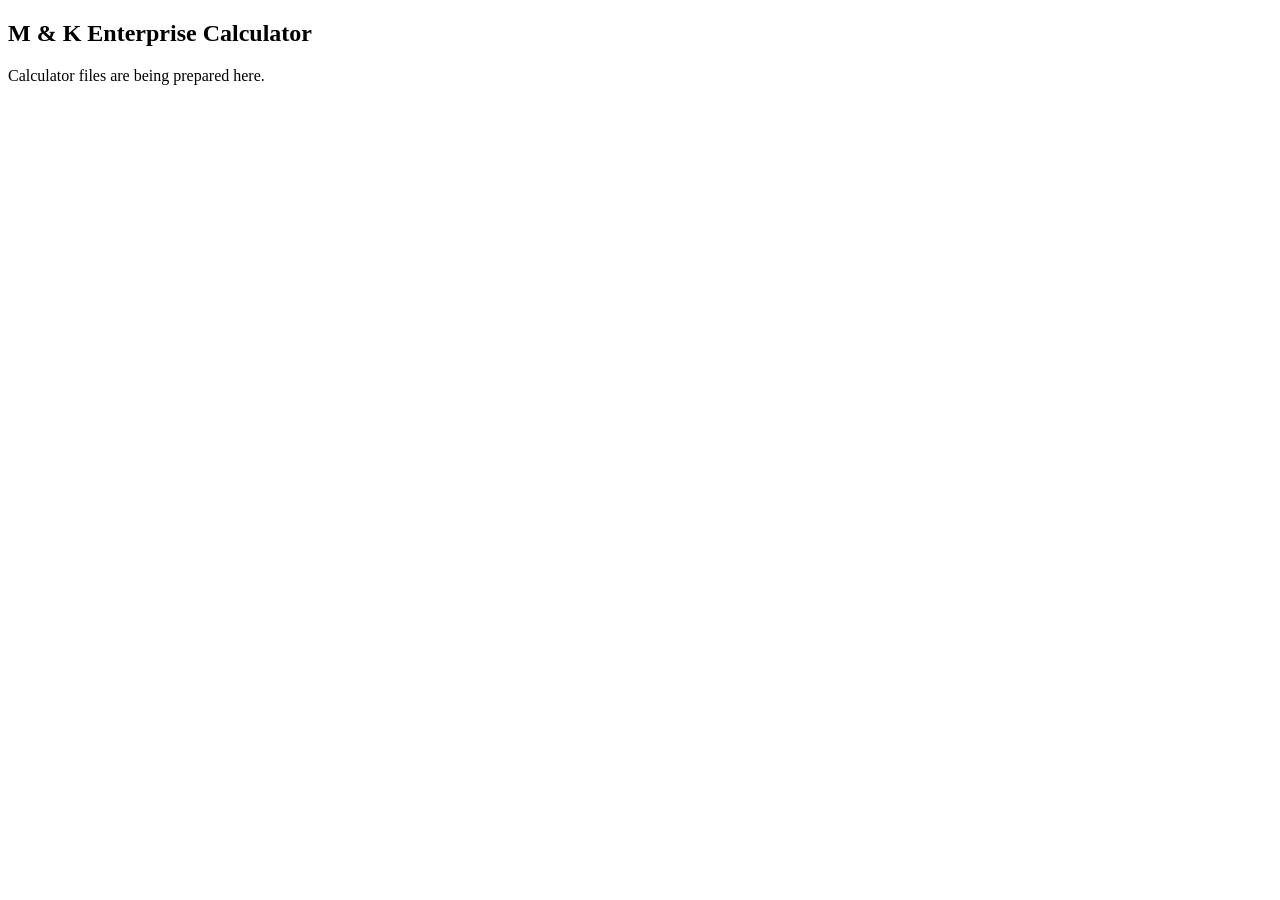
<file: mk-enterprise-calculator/index.html>
<!doctype html>
<html><head><meta charset="utf-8"><meta name="viewport" content="width=device-width,initial-scale=1"><title>M & K Enterprise Calculator</title></head><body><h2>M & K Enterprise Calculator</h2><p>Calculator files are being prepared here.</p></body></html>
</file>
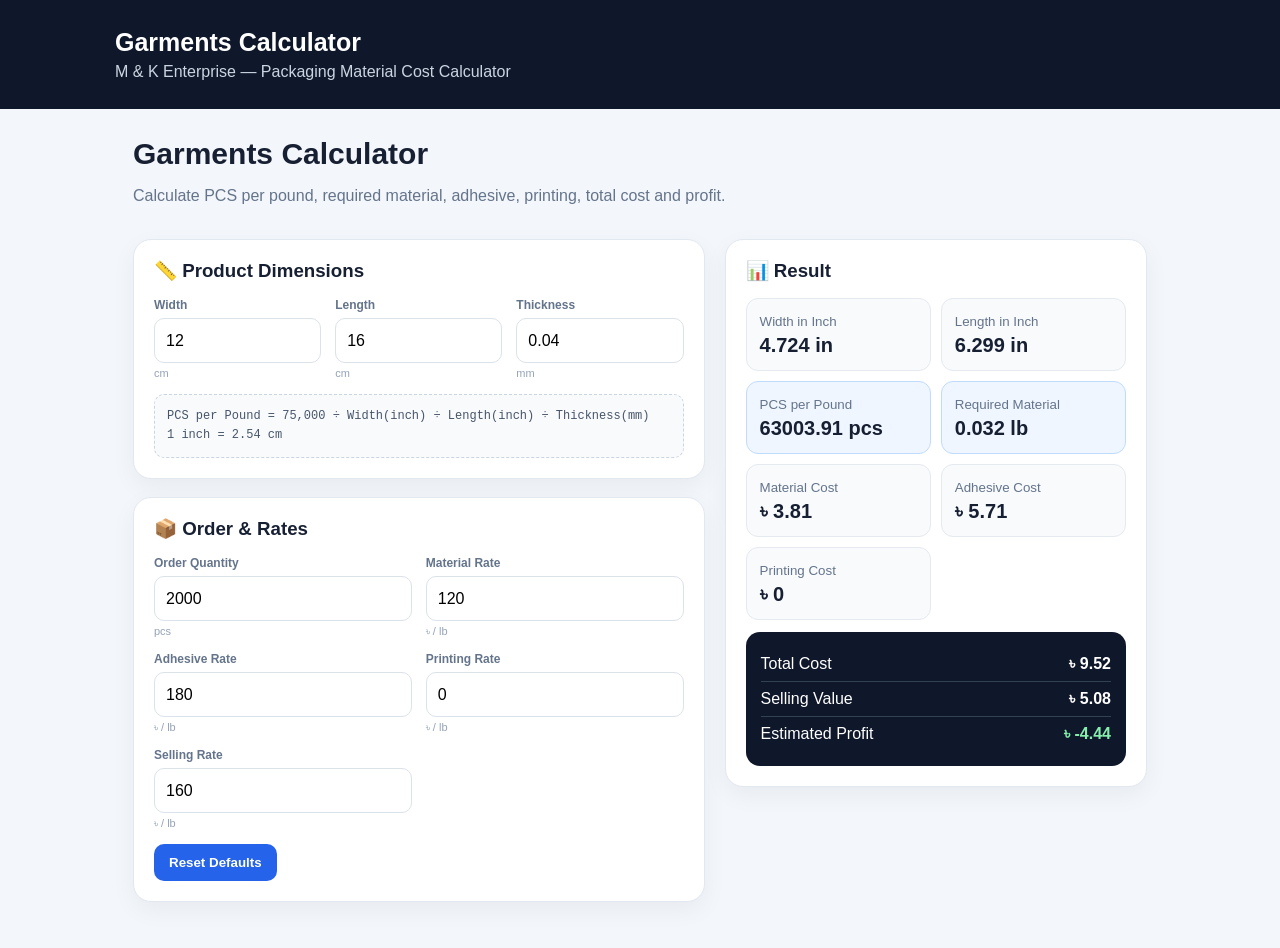
<file: garments-calculator.html>
<!doctype html><html><head><meta http-equiv="refresh" content="0; url=garments-calculator/calculator.html"><meta name="viewport" content="width=device-width,initial-scale=1"><title>Garments Calculator</title></head><body><p>Opening Garments Calculator...</p><script>location.replace('garments-calculator/calculator.html');</script></body></html>
</file>
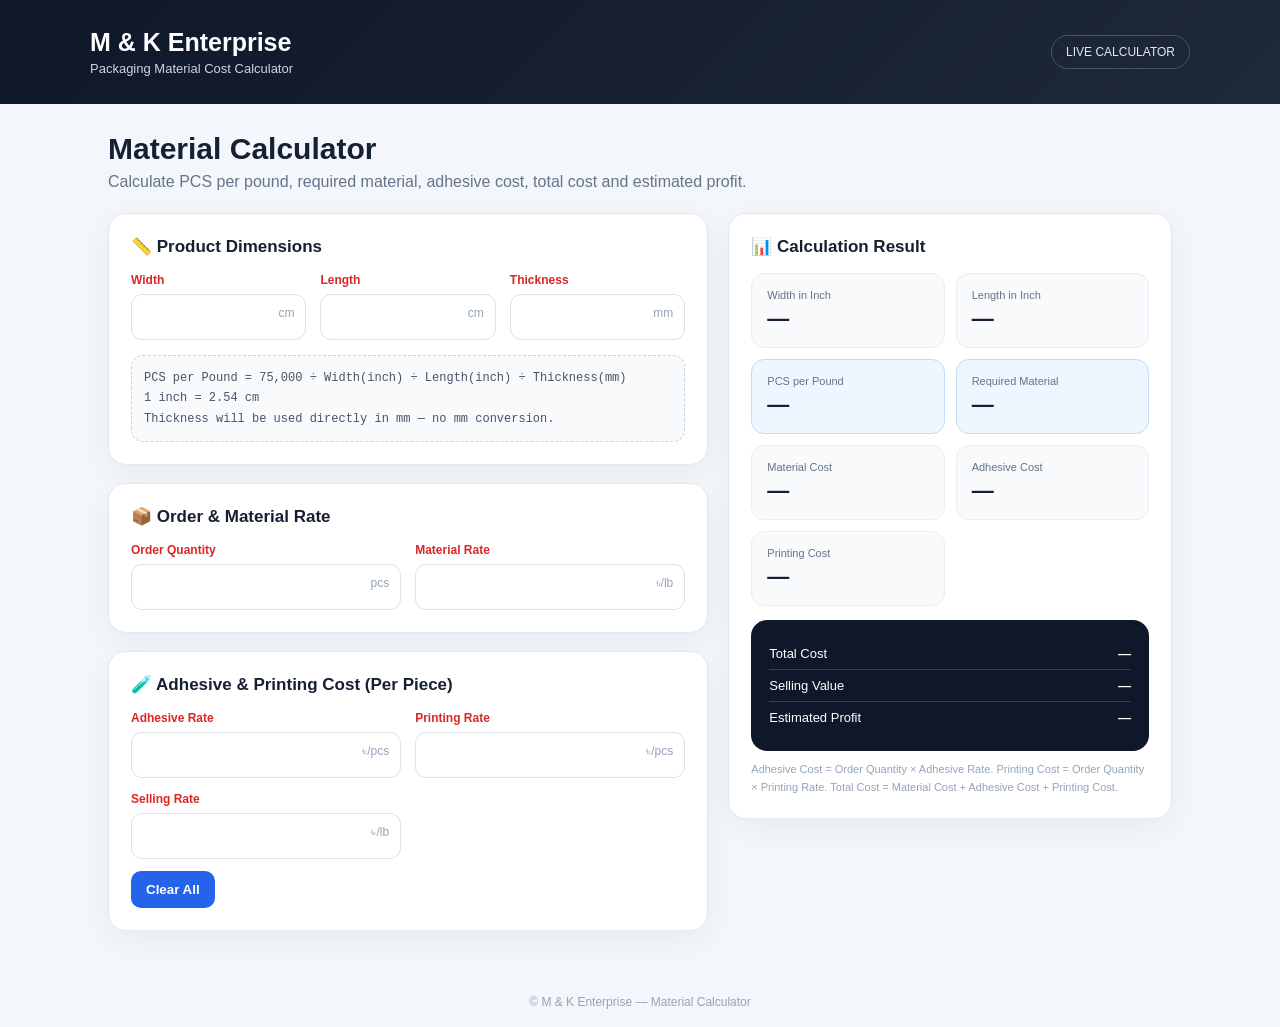
<file: mk-enterprise-material-calculator.html>
<!DOCTYPE html>
<html lang="en">
<head>
<meta charset="UTF-8">
<meta name="viewport" content="width=device-width, initial-scale=1.0">
<title>M & K Enterprise — Material Calculator</title>
<style>
*{box-sizing:border-box;margin:0;padding:0}
body{font-family:Inter,Arial,sans-serif;background:#f3f6fa;color:#172033;min-height:100vh}
.header{background:linear-gradient(135deg,#0f172a,#1e293b);color:#fff;padding:28px 20px}
.header-inner{max-width:1100px;margin:auto;display:flex;justify-content:space-between;align-items:center;gap:20px}
.logo h1{font-size:25px}.logo p{color:#cbd5e1;font-size:13px;margin-top:4px}
.badge{border:1px solid #475569;padding:9px 14px;border-radius:999px;font-size:12px;color:#e2e8f0}
.container{max-width:1100px;margin:28px auto;padding:0 18px}
.hero{margin-bottom:22px}.hero h2{font-size:30px}.hero p{color:#64748b;margin-top:7px}
.layout{display:grid;grid-template-columns:1.15fr .85fr;gap:20px}
.card{background:#fff;border:1px solid #e2e8f0;border-radius:18px;padding:22px;box-shadow:0 8px 30px rgba(15,23,42,.05);margin-bottom:18px}
.card h3{font-size:17px;margin-bottom:16px}
.grid{display:grid;grid-template-columns:repeat(2,1fr);gap:14px}
.grid3{grid-template-columns:repeat(3,1fr)}
label{display:block;font-size:12px;font-weight:800;color:#dc2626;margin-bottom:7px}
.input-wrap{position:relative}.input-wrap span{position:absolute;right:12px;top:12px;color:#94a3b8;font-size:12px}
input{width:100%;height:46px;border:1px solid #dbe2ea;border-radius:11px;padding:0 48px 0 12px;font-size:15px;outline:none;background:#fff}
input:focus{border-color:#2563eb;box-shadow:0 0 0 3px #dbeafe}
.formula{background:#f8fafc;border:1px dashed #cbd5e1;border-radius:12px;padding:12px;font:12px monospace;color:#475569;margin-top:15px;line-height:1.7}
.result{background:#f8fafc;border-radius:13px;padding:15px;border:1px solid #e8edf3}
.result .label{font-size:11px;color:#64748b}.result .value{font-size:22px;font-weight:800;margin-top:5px}
.results{display:grid;grid-template-columns:repeat(2,1fr);gap:11px}
.primary{background:#eff6ff;border-color:#bfdbfe}.profit{background:#ecfdf5;border-color:#bbf7d0}.loss{background:#fef2f2;border-color:#fecaca}
.summary{background:#0f172a;color:#fff;border-radius:16px;padding:18px;margin-top:14px}
.summary-row{display:flex;justify-content:space-between;gap:15px;padding:8px 0;border-bottom:1px solid #334155;font-size:13px}.summary-row:last-child{border:0}
.small{font-size:11px;color:#94a3b8;line-height:1.6;margin-top:10px}
.btn{border:0;background:#2563eb;color:#fff;border-radius:10px;padding:11px 15px;font-weight:700;cursor:pointer;margin-top:12px}.btn.secondary{background:#e2e8f0;color:#172033;margin-left:7px}
footer{text-align:center;color:#94a3b8;font-size:12px;padding:18px}
@media(max-width:820px){.layout{grid-template-columns:1fr}.grid3{grid-template-columns:1fr}.header-inner{align-items:flex-start;flex-direction:column}}
@media(max-width:520px){.grid,.results{grid-template-columns:1fr}.hero h2{font-size:25px}.card{padding:17px}}
</style>
</head>
<body>
<header class="header">
<div class="header-inner">
<div class="logo"><h1>M & K Enterprise</h1><p>Packaging Material Cost Calculator</p></div>
<div class="badge">LIVE CALCULATOR</div>
</div>
</header>

<main class="container">
<section class="hero">
<h2>Material Calculator</h2>
<p>Calculate PCS per pound, required material, adhesive cost, total cost and estimated profit.</p>
</section>

<div class="layout">
<section>
<div class="card">
<h3>📏 Product Dimensions</h3>
<div class="grid grid3">
<div><label>Width</label><div class="input-wrap"><input id="width" type="number" value="" min="0" step="any"><span>cm</span></div></div>
<div><label>Length</label><div class="input-wrap"><input id="length" type="number" value="" min="0" step="any"><span>cm</span></div></div>
<div><label>Thickness</label><div class="input-wrap"><input id="thickness" type="number" value="" min="0" step="any"><span>mm</span></div></div>
</div>
<div class="formula">PCS per Pound = 75,000 ÷ Width(inch) ÷ Length(inch) ÷ Thickness(mm)<br>1 inch = 2.54 cm<br>Thickness will be used directly in mm — no mm conversion.</div>
</div>

<div class="card">
<h3>📦 Order & Material Rate</h3>
<div class="grid">
<div><label>Order Quantity</label><div class="input-wrap"><input id="qty" type="number" value="" min="0"><span>pcs</span></div></div>
<div><label>Material Rate</label><div class="input-wrap"><input id="materialRate" type="number" value="" min="0" step="any"><span>৳/lb</span></div></div>
</div>
</div>

<div class="card">
<h3>🧪 Adhesive & Printing Cost (Per Piece)</h3>
<div class="grid">
<div><label>Adhesive Rate</label><div class="input-wrap"><input id="adhRate" type="number" value="" min="0" step="any"><span>৳/pcs</span></div></div>
<div><label>Printing Rate</label><div class="input-wrap"><input id="printRate" type="number" value="" min="0" step="any"><span>৳/pcs</span></div></div>
<div><label>Selling Rate</label><div class="input-wrap"><input id="sellRate" type="number" value="" min="0" step="any"><span>৳/lb</span></div></div>
</div>
<button class="btn" id="reset">Clear All</button>
</div>
</section>

<aside>
<div class="card">
<h3>📊 Calculation Result</h3>
<div class="results">
<div class="result"><div class="label">Width in Inch</div><div class="value" id="widthIn">—</div></div>
<div class="result"><div class="label">Length in Inch</div><div class="value" id="lengthIn">—</div></div>
<div class="result primary"><div class="label">PCS per Pound</div><div class="value" id="pcsLb">—</div></div>
<div class="result primary"><div class="label">Required Material</div><div class="value" id="requiredLb">—</div></div>
<div class="result"><div class="label">Material Cost</div><div class="value" id="materialCost">—</div></div>
<div class="result"><div class="label">Adhesive Cost</div><div class="value" id="adhCost">—</div></div>
<div class="result"><div class="label">Printing Cost</div><div class="value" id="printCost">—</div></div>
</div>

<div class="summary">
<div class="summary-row"><span>Total Cost</span><strong id="totalCost">—</strong></div>
<div class="summary-row"><span>Selling Value</span><strong id="sellingValue">—</strong></div>
<div class="summary-row"><span>Estimated Profit</span><strong id="profit">—</strong></div>
</div>
<p class="small">Adhesive Cost = Order Quantity × Adhesive Rate. Printing Cost = Order Quantity × Printing Rate. Total Cost = Material Cost + Adhesive Cost + Printing Cost.</p>
</div>
</aside>
</div>
</main>
<footer>© M & K Enterprise — Material Calculator</footer>

<script>
const $=id=>document.getElementById(id);
const ids=['width','length','thickness','qty','materialRate','adhRate','printRate','sellRate'];
function n(id){return Math.max(0,parseFloat($(id).value)||0)}
function money(v){return '৳ '+v.toLocaleString('en-BD',{maximumFractionDigits:2})}
function calc(){
 const w=n('width'),l=n('length'),t=n('thickness'),q=n('qty'),mr=n('materialRate'),ar=n('adhRate'),pr=n('printRate'),sr=n('sellRate');
 const wi=w/2.54,li=l/2.54;
 $('widthIn').textContent=wi?wi.toFixed(3)+' in':'—';
 $('lengthIn').textContent=li?li.toFixed(3)+' in':'—';
 if(!wi||!li||!t){['pcsLb','requiredLb','materialCost','adhCost','printCost','totalCost','sellingValue','profit'].forEach(id=>$(id).textContent='—');return}
 const pp=75000/wi/li/t;
 const lb=q/pp;
 const mc=lb*mr;
 const ac=q*ar;
 const pc=q*pr;
 const total=mc+ac+pc;
 const sales=lb*sr;
 const profit=sales-total;
 $('pcsLb').textContent=pp.toFixed(2)+' pcs';
 $('requiredLb').textContent=lb.toFixed(3)+' lb';
 $('materialCost').textContent=money(mc);
 $('adhCost').textContent=money(ac);
 $('printCost').textContent=money(pc);
 $('totalCost').textContent=money(total);
 $('sellingValue').textContent=money(sales);
 $('profit').textContent=money(profit);
 $('profit').parentElement.style.color=profit>=0?'#86efac':'#fca5a5';
}
ids.forEach(id=>$(id).addEventListener('input',calc));
$('reset').addEventListener('click',()=>{ids.forEach(id=>$(id).value='');calc()});
calc();
</script>
</body>
</html>
</file>
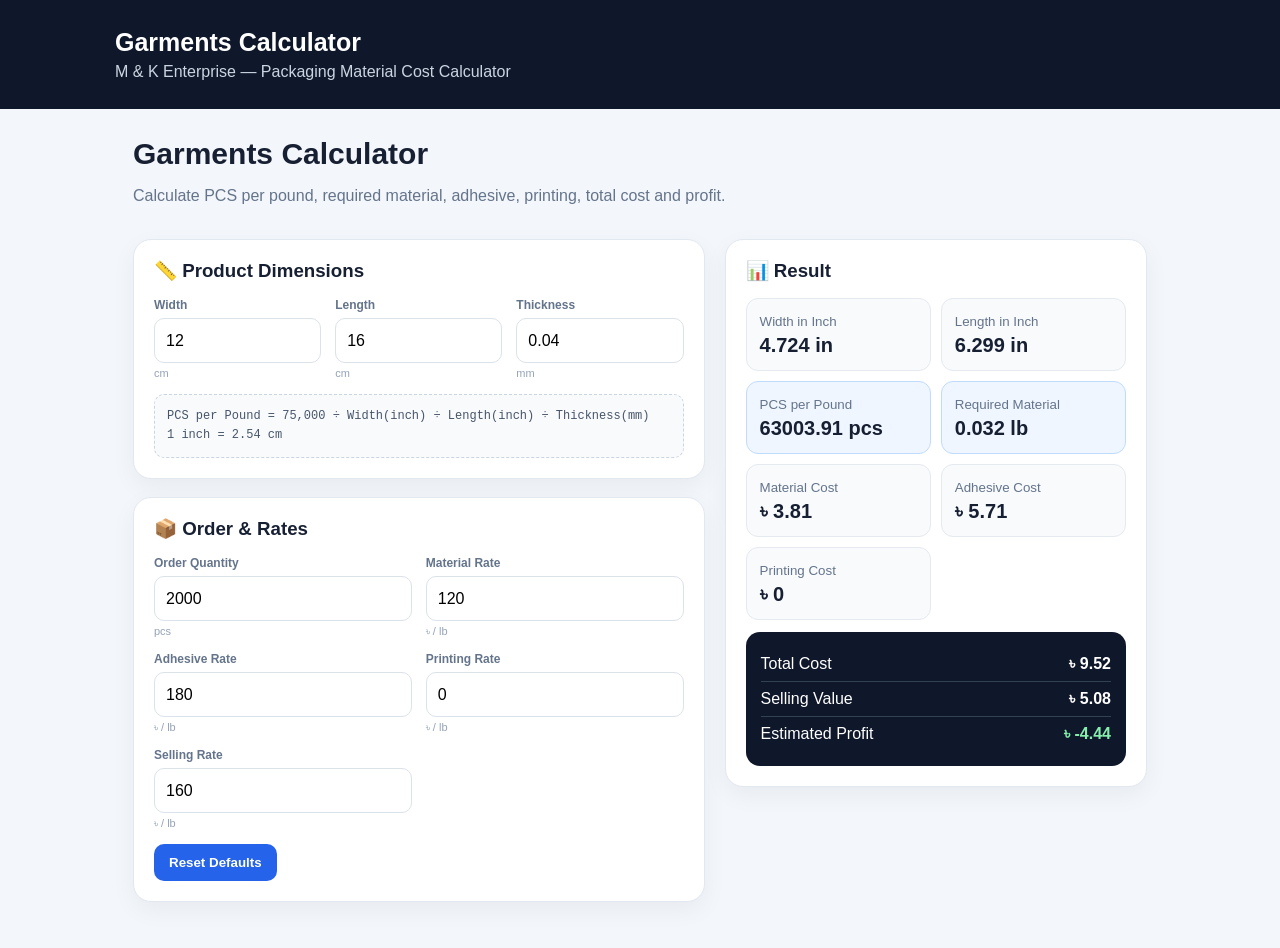
<file: garments-calculator/calculator.html>
<!doctype html><html lang="en"><head><meta charset="utf-8"><meta name="viewport" content="width=device-width,initial-scale=1"><title>Garments Calculator</title><style>*{box-sizing:border-box}body{margin:0;font-family:Arial,sans-serif;background:#f3f6fa;color:#172033}.top{background:#0f172a;color:white;padding:28px 20px}.wrap{max-width:1050px;margin:auto}.top h1{margin:0;font-size:25px}.top p{margin:6px 0 0;color:#cbd5e1}.main{padding:28px 18px}.hero h2{margin:0;font-size:30px}.hero p{color:#64748b}.layout{display:grid;grid-template-columns:1.15fr .85fr;gap:20px}.card{background:#fff;border:1px solid #e2e8f0;border-radius:18px;padding:20px;margin:18px 0;box-shadow:0 8px 25px #0f172a0d}h3{margin:0 0 16px}.grid{display:grid;grid-template-columns:repeat(2,1fr);gap:14px}.g3{grid-template-columns:repeat(3,1fr)}label{display:block;font-size:12px;font-weight:bold;color:#64748b;margin-bottom:6px}input{width:100%;height:45px;border:1px solid #dbe2ea;border-radius:10px;padding:0 11px;font-size:16px;outline:0}.unit{font-size:11px;color:#94a3b8;margin-top:4px}.formula{margin-top:15px;padding:12px;border:1px dashed #cbd5e1;border-radius:10px;background:#f8fafc;font:12px monospace;line-height:1.6;color:#475569}.results{display:grid;grid-template-columns:repeat(2,1fr);gap:10px}.res{background:#f8fafc;border:1px solid #e5eaf0;border-radius:12px;padding:13px}.res small{color:#64748b}.res strong{display:block;font-size:20px;margin-top:4px}.blue{background:#eff6ff;border-color:#bfdbfe}.summary{margin-top:12px;background:#0f172a;color:white;border-radius:14px;padding:15px}.row{display:flex;justify-content:space-between;padding:8px 0;border-bottom:1px solid #334155}.row:last-child{border:0}.profit{color:#86efac}.btn{margin-top:14px;border:0;background:#2563eb;color:#fff;border-radius:10px;padding:11px 15px;font-weight:bold;cursor:pointer}@media(max-width:800px){.layout{grid-template-columns:1fr}.g3{grid-template-columns:1fr}}@media(max-width:520px){.grid,.results{grid-template-columns:1fr}}</style></head><body><header class="top"><div class="wrap"><h1>Garments Calculator</h1><p>M & K Enterprise — Packaging Material Cost Calculator</p></div></header><main class="wrap main"><div class="hero"><h2>Garments Calculator</h2><p>Calculate PCS per pound, required material, adhesive, printing, total cost and profit.</p></div><div class="layout"><section><div class="card"><h3>📏 Product Dimensions</h3><div class="grid g3"><div><label>Width</label><input id="w" type="number" value="12" min="0" step="any"><div class="unit">cm</div></div><div><label>Length</label><input id="l" type="number" value="16" min="0" step="any"><div class="unit">cm</div></div><div><label>Thickness</label><input id="t" type="number" value="0.04" min="0" step="any"><div class="unit">mm</div></div></div><div class="formula">PCS per Pound = 75,000 ÷ Width(inch) ÷ Length(inch) ÷ Thickness(mm)<br>1 inch = 2.54 cm</div></div><div class="card"><h3>📦 Order & Rates</h3><div class="grid"><div><label>Order Quantity</label><input id="q" type="number" value="2000" min="0"><div class="unit">pcs</div></div><div><label>Material Rate</label><input id="mr" type="number" value="120" min="0" step="any"><div class="unit">৳ / lb</div></div><div><label>Adhesive Rate</label><input id="ar" type="number" value="180" min="0" step="any"><div class="unit">৳ / lb</div></div><div><label>Printing Rate</label><input id="pr" type="number" value="0" min="0" step="any"><div class="unit">৳ / lb</div></div><div><label>Selling Rate</label><input id="sr" type="number" value="160" min="0" step="any"><div class="unit">৳ / lb</div></div></div><button class="btn" id="reset">Reset Defaults</button></div></section><aside><div class="card"><h3>📊 Result</h3><div class="results"><div class="res"><small>Width in Inch</small><strong id="wi">—</strong></div><div class="res"><small>Length in Inch</small><strong id="li">—</strong></div><div class="res blue"><small>PCS per Pound</small><strong id="pp">—</strong></div><div class="res blue"><small>Required Material</small><strong id="lb">—</strong></div><div class="res"><small>Material Cost</small><strong id="mc">—</strong></div><div class="res"><small>Adhesive Cost</small><strong id="ac">—</strong></div><div class="res"><small>Printing Cost</small><strong id="pc">—</strong></div></div><div class="summary"><div class="row"><span>Total Cost</span><strong id="tc">—</strong></div><div class="row"><span>Selling Value</span><strong id="sv">—</strong></div><div class="row"><span>Estimated Profit</span><strong class="profit" id="pf">—</strong></div></div></div></aside></div></main><script>const $=x=>document.getElementById(x),ids=['w','l','t','q','mr','ar','pr','sr'];const n=x=>Math.max(0,parseFloat($(x).value)||0);const money=x=>'৳ '+x.toLocaleString('en-BD',{maximumFractionDigits:2});function calc(){let w=n('w'),l=n('l'),t=n('t'),q=n('q'),mr=n('mr'),ar=n('ar'),pr=n('pr'),sr=n('sr'),wi=w/2.54,li=l/2.54;$('wi').textContent=wi?wi.toFixed(3)+' in':'—';$('li').textContent=li?li.toFixed(3)+' in':'—';if(!wi||!li||!t){['pp','lb','mc','ac','pc','tc','sv','pf'].forEach(x=>$(x).textContent='—');return}let pp=75000/wi/li/t,lb=q/pp,mc=lb*mr,ac=lb*ar,pc=lb*pr,tc=mc+ac+pc,sv=lb*sr,pf=sv-tc;$('pp').textContent=pp.toFixed(2)+' pcs';$('lb').textContent=lb.toFixed(3)+' lb';$('mc').textContent=money(mc);$('ac').textContent=money(ac);$('pc').textContent=money(pc);$('tc').textContent=money(tc);$('sv').textContent=money(sv);$('pf').textContent=money(pf)}ids.forEach(x=>$(x).addEventListener('input',calc));$('reset').onclick=()=>{[['w',12],['l',16],['t',.04],['q',2000],['mr',120],['ar',180],['pr',0],['sr',160]].forEach(([i,v])=>$(i).value=v);calc()};calc();</script></body></html>
</file>
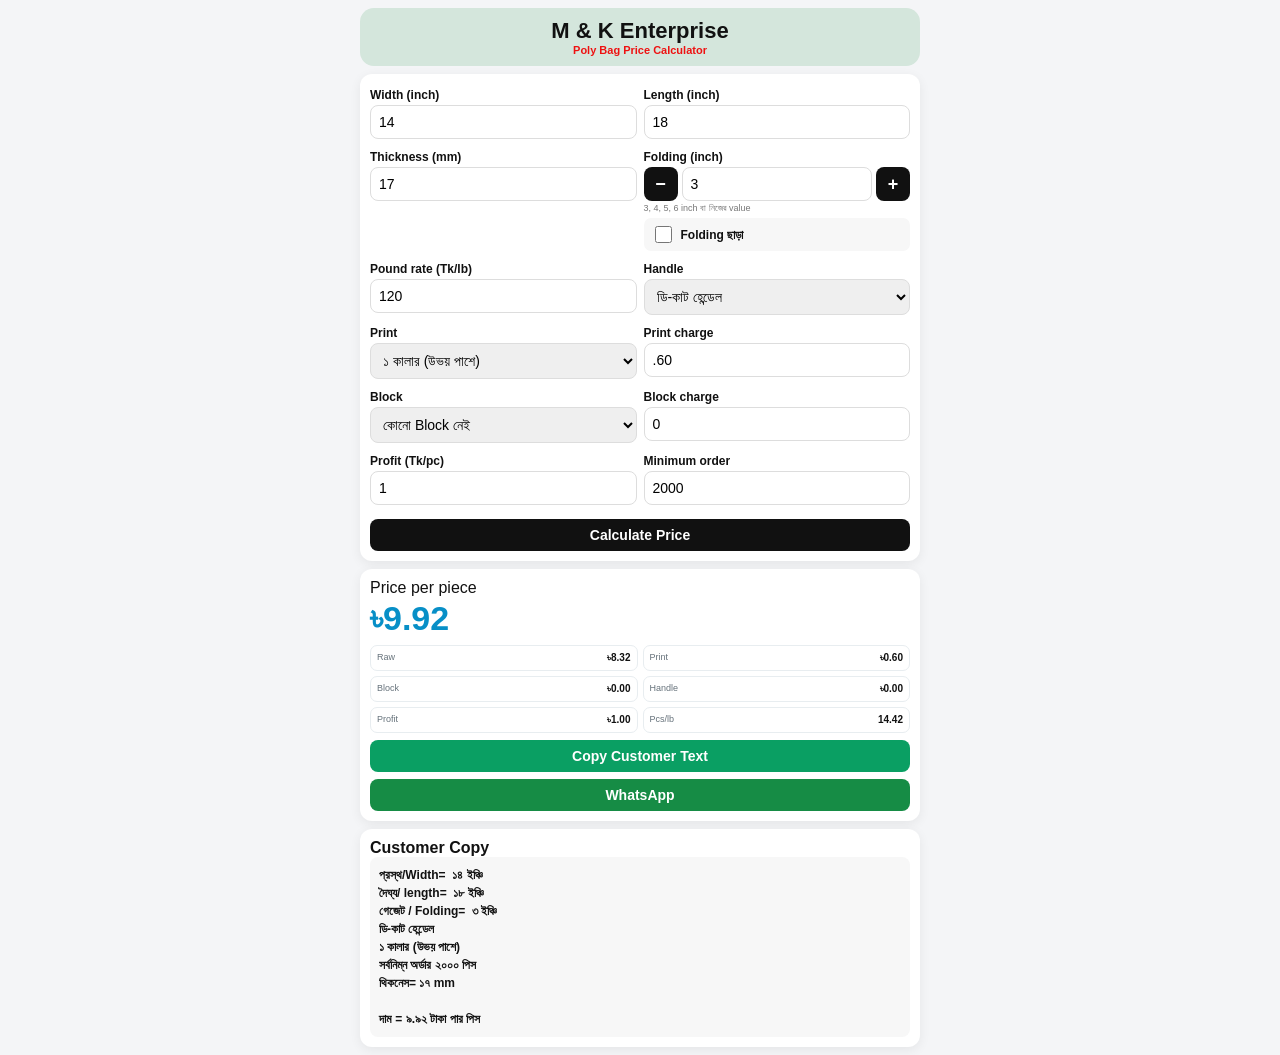
<file: mk-enterprise-calculator/calculator-compact.html>
<!doctype html><html lang="bn"><head><meta charset="utf-8"><meta name="viewport" content="width=device-width,initial-scale=1"><title>M & K Enterprise Calculator</title><style>body{margin:0;font-family:Arial,sans-serif;background:#f4f5f7;color:#111}.app{max-width:560px;margin:auto;padding:8px}.head{background:#d4e6dc;border-radius:14px;padding:10px;text-align:center}.logo{font-size:22px;font-weight:800}.sub{color:#e11;font-size:11px;font-weight:800}.card{background:#fff;border-radius:12px;padding:10px;margin-top:8px;box-shadow:0 3px 12px #0001}.grid{display:grid;grid-template-columns:1fr 1fr;gap:7px}.full{grid-column:1/-1}label{display:block;font-weight:700;font-size:12px;margin:4px 0 3px}input,select,button{width:100%;box-sizing:border-box;padding:8px;border:1px solid #ddd;border-radius:8px;font-size:14px}button{border:0;background:#111;color:#fff;font-weight:700;margin-top:7px}.foldrow{display:grid;grid-template-columns:34px 1fr 34px;gap:4px}.foldbtn{margin:0;padding:6px;font-size:18px}.checkrow{display:flex;align-items:center;gap:6px;margin-top:4px;padding:5px 7px;background:#f7f7f7;border-radius:7px;font-size:12px;font-weight:700}.checkrow input{width:17px;height:17px}.hint{font-size:9px;color:#777;margin-top:2px}.result{font-size:34px;font-weight:900;color:#078fc7;margin:2px 0 6px}.breakdown{display:grid;grid-template-columns:1fr 1fr;gap:5px}.cost{background:#fff;border:1px solid #e8edf0;border-radius:7px;padding:6px;display:flex;justify-content:space-between}.name{font-size:9px;color:#66727b}.val{font-size:10px;font-weight:800}.green{background:#0a9f63}.wa{background:#168c45}.copy{white-space:pre-wrap;background:#f7f7f7;border-radius:8px;padding:9px;line-height:1.5;font-size:12px;font-weight:700}.toast{position:fixed;left:50%;bottom:20px;transform:translateX(-50%);background:#087f5b;color:#fff;padding:9px 14px;border-radius:9px;font-size:12px;font-weight:700;opacity:0;transition:.2s}.toast.show{opacity:1}</style></head><body><div class="app"><div class="head"><div class="logo">M & K Enterprise</div><div class="sub">Poly Bag Price Calculator</div></div><div class="card"><div class="grid"><div><label>Width (inch)</label><input id="w" type="number" value="14" step=".01" min="0"></div><div><label>Length (inch)</label><input id="l" type="number" value="18" step=".01" min="0"></div><div><label>Thickness (mm)</label><input id="t" type="number" value="17" step=".01" min="0"></div><div><label>Folding (inch)</label><div class="foldrow"><button class="foldbtn" id="minus">−</button><input id="fold" type="number" value="3" step="1" min="0" max="6"><button class="foldbtn" id="plus">+</button></div><div class="hint">3, 4, 5, 6 inch বা নিজের value</div><div class="checkrow"><input id="noFold" type="checkbox"><span>Folding ছাড়া</span></div></div><div><label>Pound rate (Tk/lb)</label><input id="pound" type="number" value="120" step=".01" min="0"></div><div><label>Handle</label><select id="handle"><option value="d">ডি-কাট হেন্ডেল</option><option value="t">তোরা হেন্ডেল</option></select></div><div id="hb" style="display:none"><label>তোরা হেন্ডেল charge</label><input id="hc" type="number" value="0" step=".01" min="0"></div><div><label>Print</label><select id="print"><option value=".60">১ কালার (উভয় পাশে)</option><option value="1">২ কালার (উভয় পাশে)</option></select></div><div><label>Print charge</label><input id="pc" type="number" value=".60" step=".01" min="0"></div><div><label>Block</label><select id="block"><option value="0">কোনো Block নেই</option><option value="1.50">১ কালার Block</option><option value="1">২ কালার Block</option></select></div><div><label>Block charge</label><input id="bc" type="number" value="0" step=".01" min="0"></div><div><label>Profit (Tk/pc)</label><input id="profit" type="number" value="1" step=".01" min="0"></div><div><label>Minimum order</label><input id="qty" type="number" value="2000" min="0"></div><div class="full"><button id="calc">Calculate Price</button></div></div></div><div class="card"><div>Price per piece</div><div class="result" id="price">৳0.00</div><div class="breakdown"><div class="cost"><span class="name">Raw</span><span class="val" id="raw">৳0.00</span></div><div class="cost"><span class="name">Print</span><span class="val" id="po">৳0.00</span></div><div class="cost"><span class="name">Block</span><span class="val" id="bo">৳0.00</span></div><div class="cost"><span class="name">Handle</span><span class="val" id="ho">৳0.00</span></div><div class="cost"><span class="name">Profit</span><span class="val" id="pro">৳0.00</span></div><div class="cost"><span class="name">Pcs/lb</span><span class="val" id="ppl">0.00</span></div></div><button class="green" id="copy">Copy Customer Text</button><button class="wa" id="wa">WhatsApp</button></div><div class="card"><b>Customer Copy</b><div id="customer" class="copy"></div></div></div><div id="toast" class="toast">✓ Text copied successfully</div><script>const $=id=>document.getElementById(id),bn=x=>String(x).replace(/\d/g,d=>'০১২৩৪৫৬৭৮৯'[d]),fmt=x=>Number(x||0).toFixed(2);function calc(){let w=+$('w').value,l=+$('l').value,t=+$('t').value,f=$('noFold').checked?0:+$('fold').value||0,p=+$('pound').value||0;if(w<=0||l<=0||t<=0)return;$('fold').disabled=$('noFold').checked;$('minus').disabled=$('noFold').checked;$('plus').disabled=$('noFold').checked;let ppl=75000/((w+f)*l*t),raw=p/ppl,pr=+$('pc').value||0,bl=+$('bc').value||0,h=$('handle').value==='t'?+$('hc').value||0:0,profit=+$('profit').value||0,total=raw+pr+bl+h+profit;$('price').textContent='৳'+fmt(total);$('raw').textContent='৳'+fmt(raw);$('po').textContent='৳'+fmt(pr);$('bo').textContent='৳'+fmt(bl);$('ho').textContent='৳'+fmt(h);$('pro').textContent='৳'+fmt(profit);$('ppl').textContent=fmt(ppl);let ft=f===0?'ছাড়া':bn(f)+' ইঞ্চি',ht=$('handle').value==='t'?'তোরা হেন্ডেল':'ডি-কাট হেন্ডেল',pt=$('print').value==='.60'?'১ কালার (উভয় পাশে)':'২ কালার (উভয় পাশে)',q=Math.max(0,+$('qty').value||0);window.txt=`প্রস্থ/Width=  ${bn(w)} ইঞ্চি\nদৈঘ্য/ length=  ${bn(l)} ইঞ্চি\nগেজেট / Folding=  ${ft}\n${ht}\n${pt}\nসর্বনিম্ন অর্ডার ${bn(q)} পিস \nথিকনেস= ${bn(t)} mm\n\nদাম = ${bn(fmt(total))} টাকা পার পিস`;$('customer').textContent=window.txt}function toast(){let x=$('toast');x.classList.add('show');setTimeout(()=>x.classList.remove('show'),1500)}$('minus').onclick=()=>{if(!$('noFold').checked){$('fold').value=Math.max(0,+$('fold').value-1);calc()}};$('plus').onclick=()=>{if(!$('noFold').checked){$('fold').value=Math.min(6,+$('fold').value+1);calc()}};$('noFold').onchange=()=>{if(!$('noFold').checked&&+$('fold').value===0)$('fold').value=3;calc()};$('handle').onchange=()=>{$('hb').style.display=$('handle').value==='t'?'block':'none';calc()};$('print').onchange=()=>{$('pc').value=$('print').value;$('qty').value=$('print').value==='.60'?2000:3000;calc()};$('block').onchange=()=>{$('bc').value=$('block').value;calc()};$('calc').onclick=calc;$('copy').onclick=async()=>{calc();try{await navigator.clipboard.writeText(window.txt);toast()}catch(e){}};$('wa').onclick=()=>{calc();location.href='https://wa.me/?text='+encodeURIComponent(window.txt)};['w','l','t','fold','pound','hc','pc','bc','profit','qty'].forEach(id=>$(id).addEventListener('input',calc));calc();</script></body></html>
</file>
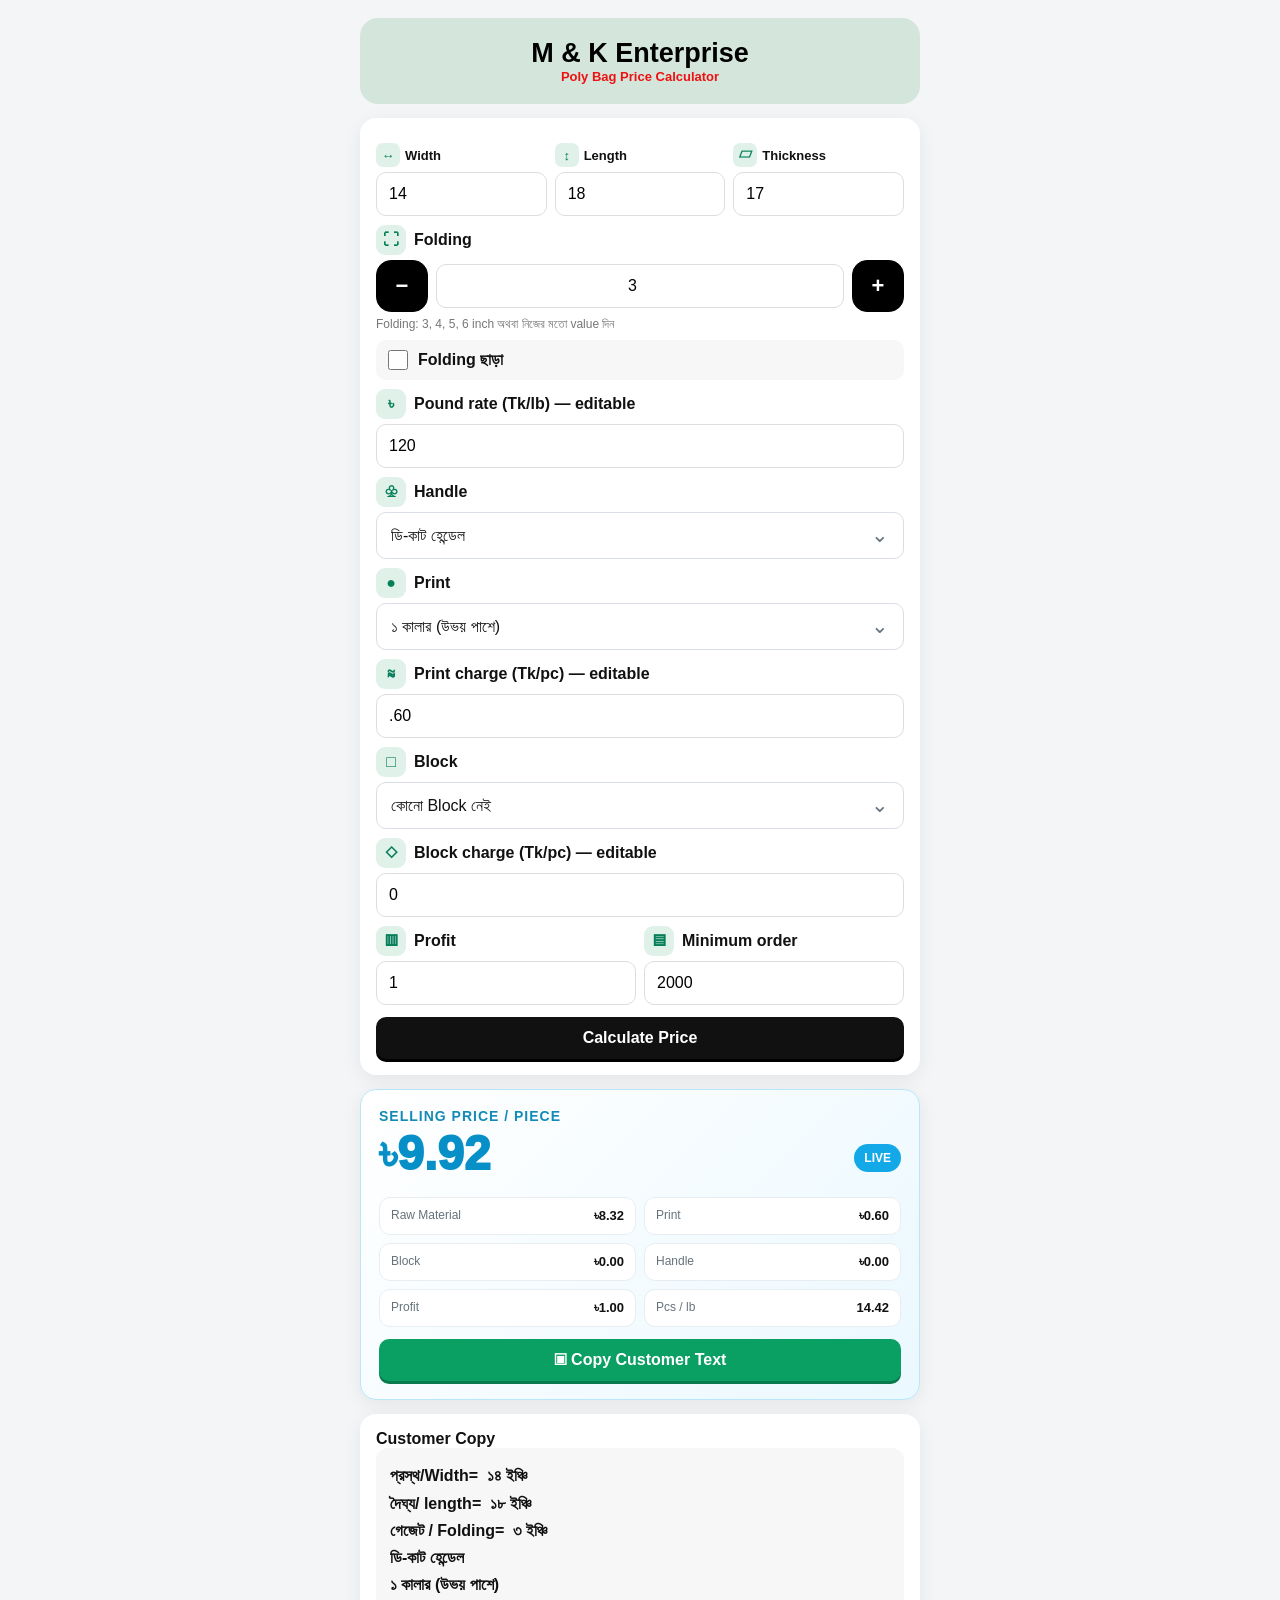
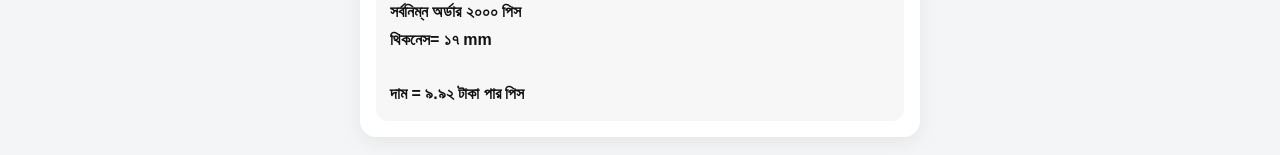
<file: mk-enterprise-calculator/calculator-fixed.html>
<!doctype html><html lang="bn"><head><meta charset="utf-8"><meta name="viewport" content="width=device-width,initial-scale=1"><title>M & K Enterprise Calculator</title><style>body{margin:0;font-family:Arial,sans-serif;background:#f4f5f7;color:#111}.app{max-width:560px;margin:auto;padding:18px}.head{background:#d4e6dc;border-radius:18px;padding:20px;text-align:center}.logo{font-size:27px;font-weight:800;color:#000}.sub{color:#e11;font-size:13px;font-weight:800}.card{background:#fff;border-radius:16px;padding:16px;margin-top:14px;box-shadow:0 5px 20px #0001}.grid{display:grid;grid-template-columns:repeat(3,1fr);gap:8px}.field{min-width:0}label{display:flex;align-items:center;gap:8px;font-weight:700;margin:9px 0 5px}.grid label{font-size:13px;gap:5px;white-space:nowrap}.ico{width:30px;height:30px;display:inline-flex;align-items:center;justify-content:center;border-radius:9px;background:#dff1e8;color:#087f5b;font-size:16px;flex:none}.grid .ico{width:24px;height:24px;font-size:13px;border-radius:7px}input,select,button{width:100%;padding:12px;border:1px solid #ddd;border-radius:10px;font-size:16px;box-sizing:border-box}input:focus{outline:none;border-color:#13a9e8;box-shadow:0 0 0 3px #13a9e81f;background:#fbfeff}select{position:absolute;opacity:0;pointer-events:none;width:1px;height:1px}.dropdown{position:relative;width:100%}.drop-trigger{width:100%;min-height:47px;padding:12px 42px 12px 14px;border:1px solid #d8dee4;border-radius:10px;background:#fff;color:#111;text-align:left;font-size:16px;cursor:pointer;position:relative}.drop-trigger:after{content:'⌄';position:absolute;right:14px;top:50%;transform:translateY(-55%);font-size:21px;color:#68737d}.dropdown.open .drop-menu{opacity:1;visibility:visible;transform:none}.drop-menu{position:absolute;left:0;right:0;top:calc(100% + 6px);background:#fff;border:1px solid #dfe5ea;border-radius:12px;padding:6px;box-shadow:0 12px 28px #0002;z-index:1000;opacity:0;visibility:hidden;transform:translateY(-6px);transition:.16s}.drop-option{width:100%;border:0;background:transparent;color:#222;text-align:left;padding:11px 12px;border-radius:8px;font-size:16px;cursor:pointer}.drop-option.selected{background:#13a9e8;color:#fff;font-weight:700}.fold-section{margin-top:8px}.foldrow{display:flex;gap:8px;align-items:center}.foldrow input{flex:1;text-align:center}.foldbtn{width:52px;padding:12px 8px;margin:0;font-size:22px;background:#000;color:#fff;border:1px solid #000;border-radius:15px;font-weight:700}.checkrow{display:flex;align-items:center;gap:10px;margin-top:9px;padding:10px 12px;background:#f7f7f7;border-radius:10px;font-weight:700}.checkrow input{width:20px;height:20px;margin:0}.hint{font-size:12px;color:#777;margin-top:5px}.button{border:0;background:#111;color:#fff;font-weight:700;cursor:pointer;margin-top:12px;box-shadow:0 3px 0 #000}.copy-button{background:#0a9f63;box-shadow:0 3px 0 #087a4d}.price-card{background:linear-gradient(135deg,#fff,#eaf8ff);border:1px solid #b9e6f8;overflow:hidden;padding:18px}.price-title{font-size:14px;color:#148bb7;font-weight:800;text-transform:uppercase;letter-spacing:1px}.result{font-size:48px;font-weight:950;line-height:1.05;margin-top:5px;color:#078fc7}.price-badge{float:right;margin-top:-35px;background:#13a9e8;color:#fff;padding:7px 10px;border-radius:999px;font-size:12px;font-weight:800}.breakdown{display:grid;grid-template-columns:1fr 1fr;gap:8px;margin-top:18px}.cost-row{background:#fff;border:1px solid #e8edf0;border-radius:11px;padding:10px 11px;display:flex;justify-content:space-between;gap:8px}.cost-name{font-size:12px;color:#66727b}.cost-value{font-weight:800;font-size:13px}.copy{white-space:pre-wrap;background:#f7f7f7;border-radius:12px;padding:14px;line-height:1.7;font-weight:700}.toast{position:fixed;left:50%;bottom:28px;transform:translateX(-50%) translateY(20px);background:#087f5b;color:#fff;padding:12px 20px;border-radius:12px;font-weight:700;opacity:0;pointer-events:none;transition:.25s}.toast.show{opacity:1;transform:translateX(-50%) translateY(0)}.two-col{display:grid;grid-template-columns:1fr 1fr;gap:8px}@media(max-width:420px){.app{padding:12px}.grid{gap:6px}.grid label{font-size:11px}.grid .ico{width:22px;height:22px;font-size:12px}.grid input{font-size:14px;padding:9px 5px}.result{font-size:44px}}</style></head><body><div class="app"><div class="head"><div class="logo">M & K Enterprise</div><div class="sub">Poly Bag Price Calculator</div></div><div class="card"><div class="grid"><div class="field"><label><span class="ico">↔</span>Width</label><input id="w" type="number" value="14" step=".01" min="0"></div><div class="field"><label><span class="ico">↕</span>Length</label><input id="l" type="number" value="18" step=".01" min="0"></div><div class="field"><label><span class="ico">▱</span>Thickness</label><input id="t" type="number" value="17" step=".01" min="0"></div></div><div class="fold-section"><label><span class="ico">⛶</span>Folding</label><div class="foldrow"><button class="foldbtn" id="minusFold" type="button">−</button><input id="fold" type="number" value="3" step="1" min="0" max="6"><button class="foldbtn" id="plusFold" type="button">+</button></div><div class="hint">Folding: 3, 4, 5, 6 inch অথবা নিজের মতো value দিন</div><div class="checkrow"><input id="noFold" type="checkbox"><span>Folding ছাড়া</span></div></div><label><span class="ico">৳</span>Pound rate (Tk/lb) — editable</label><input id="pound" type="number" value="120" step=".01" min="0"><label><span class="ico">♧</span>Handle</label><select id="handle"><option value="d">ডি-কাট হেন্ডেল</option><option value="t">তোরা হেন্ডেল</option></select><div id="hb" style="display:none"><label>তোরা হেন্ডেল charge (Tk/pc)</label><input id="hc" type="number" value="0" step=".01" min="0"></div><label><span class="ico">●</span>Print</label><select id="print"><option value=".60">১ কালার (উভয় পাশে)</option><option value="1">২ কালার (উভয় পাশে)</option></select><label><span class="ico">≋</span>Print charge (Tk/pc) — editable</label><input id="pc" type="number" value=".60" step=".01" min="0"><label><span class="ico">□</span>Block</label><select id="block"><option value="0">কোনো Block নেই</option><option value="1.50">১ কালার Block</option><option value="1">২ কালার Block</option></select><label><span class="ico">◇</span>Block charge (Tk/pc) — editable</label><input id="bc" type="number" value="0" step=".01" min="0"><div class="two-col"><div><label><span class="ico">▥</span>Profit</label><input id="profit" type="number" value="1" step=".01" min="0"></div><div><label><span class="ico">▤</span>Minimum order</label><input id="qty" type="number" value="2000" min="0"></div></div><button class="button" id="calcBtn">Calculate Price</button></div><div class="card price-card"><div class="price-title">Selling Price / Piece</div><div class="result" id="price">৳0.00</div><div class="price-badge" id="priceBadge">READY</div><div class="breakdown"><div class="cost-row"><span class="cost-name">Raw Material</span><span class="cost-value" id="rawOut">৳0.00</span></div><div class="cost-row"><span class="cost-name">Print</span><span class="cost-value" id="printOut">৳0.00</span></div><div class="cost-row"><span class="cost-name">Block</span><span class="cost-value" id="blockOut">৳0.00</span></div><div class="cost-row"><span class="cost-name">Handle</span><span class="cost-value" id="handleOut">৳0.00</span></div><div class="cost-row"><span class="cost-name">Profit</span><span class="cost-value" id="profitOut">৳0.00</span></div><div class="cost-row"><span class="cost-name">Pcs / lb</span><span class="cost-value" id="pplOut">0.00</span></div></div><button class="button copy-button" id="copyBtn">▣ Copy Customer Text</button></div><div class="card"><b>Customer Copy</b><div id="customer" class="copy"></div></div></div><div id="toast" class="toast">✓ Text copied successfully</div><script>const $=id=>document.getElementById(id),bn=x=>String(x).replace(/\d/g,d=>'০১২৩৪৫৬৭৮৯'[d]),fmt=x=>Number(x||0).toFixed(2);function calc(){let w=+$('w').value,l=+$('l').value,t=+$('t').value,f=$('noFold').checked?0:+$('fold').value||0,pound=+$('pound').value||0;if(w<=0||l<=0||t<=0)return;let ppl=75000/((w+f)*l*t),raw=pound/ppl,pr=+$('pc').value||0,bl=+$('bc').value||0,h=$('handle').value==='t'?+$('hc').value||0:0,profit=+$('profit').value||0,total=raw+pr+bl+h+profit;$('price').textContent='৳'+fmt(total);$('rawOut').textContent='৳'+fmt(raw);$('printOut').textContent='৳'+fmt(pr);$('blockOut').textContent='৳'+fmt(bl);$('handleOut').textContent='৳'+fmt(h);$('profitOut').textContent='৳'+fmt(profit);$('pplOut').textContent=fmt(ppl);$('priceBadge').textContent='LIVE';let ft=f===0?'ছাড়া':bn(f)+' ইঞ্চি',ht=$('handle').value==='t'?'তোরা হেন্ডেল':'ডি-কাট হেন্ডেল',pt=$('print').value==='.60'?'১ কালার (উভয় পাশে)':'২ কালার (উভয় পাশে)',qty=Math.max(0,+$('qty').value||0);window.txt=`প্রস্থ/Width=  ${bn(w)} ইঞ্চি\nদৈঘ্য/ length=  ${bn(l)} ইঞ্চি\nগেজেট / Folding=  ${ft}\n${ht}\n${pt}\nসর্বনিম্ন অর্ডার ${bn(qty)} পিস \nথিকনেস= ${bn(t)} mm\n\nদাম = ${bn(fmt(total))} টাকা পার পিস`;$('customer').textContent=window.txt}function dd(s){let w=document.createElement('div');w.className='dropdown';s.parentNode.insertBefore(w,s);w.appendChild(s);let b=document.createElement('button');b.type='button';b.className='drop-trigger';let m=document.createElement('div');m.className='drop-menu';Array.from(s.options).forEach(o=>{let x=document.createElement('button');x.type='button';x.className='drop-option';x.textContent=o.textContent;x.onclick=()=>{s.value=o.value;s.dispatchEvent(new Event('change'));b.textContent=o.textContent;w.classList.remove('open')};m.appendChild(x)});b.textContent=s.options[s.selectedIndex].textContent;b.onclick=()=>w.classList.toggle('open');w.append(b,m)}document.querySelectorAll('select').forEach(dd);$('minusFold').onclick=()=>{if(!$('noFold').checked){$('fold').value=Math.max(0,+$('fold').value-1);calc()}};$('plusFold').onclick=()=>{if(!$('noFold').checked){$('fold').value=Math.min(6,+$('fold').value+1);calc()}};$('noFold').onchange=()=>{$('fold').disabled=$('noFold').checked;$('minusFold').disabled=$('noFold').checked;$('plusFold').disabled=$('noFold').checked;if($('noFold').checked)$('fold').value=0;else if(+$('fold').value===0)$('fold').value=3;calc()};$('handle').onchange=()=>{$('hb').style.display=$('handle').value==='t'?'block':'none';calc()};$('print').onchange=()=>{$('pc').value=$('print').value;$('qty').value=$('print').value==='.60'?2000:3000;calc()};$('block').onchange=()=>{$('bc').value=$('block').value;calc()};$('calcBtn').onclick=calc;$('copyBtn').onclick=async()=>{calc();try{await navigator.clipboard.writeText(window.txt);$('toast').classList.add('show');setTimeout(()=>$('toast').classList.remove('show'),1800)}catch(e){}};['w','l','t','fold','pound','hc','pc','bc','profit','qty'].forEach(id=>$(id).addEventListener('input',calc));calc();</script></body></html>
</file>
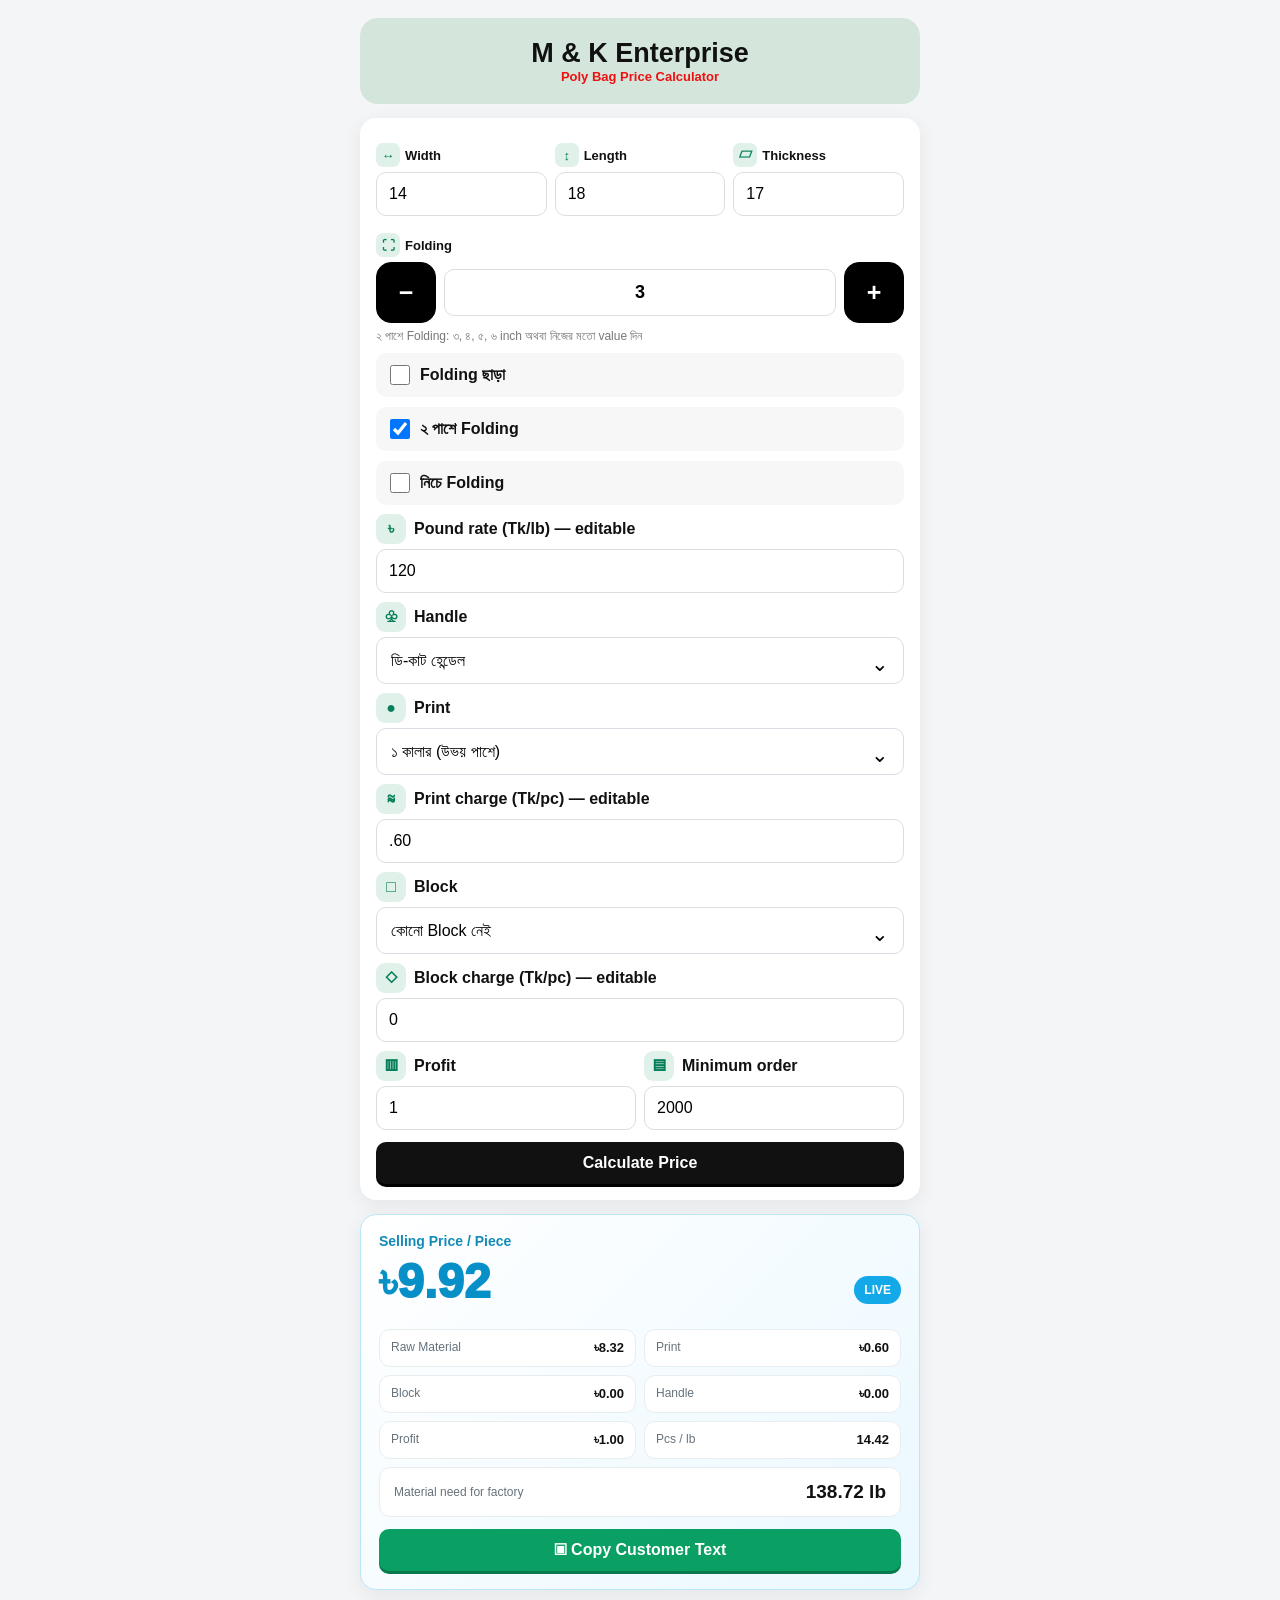
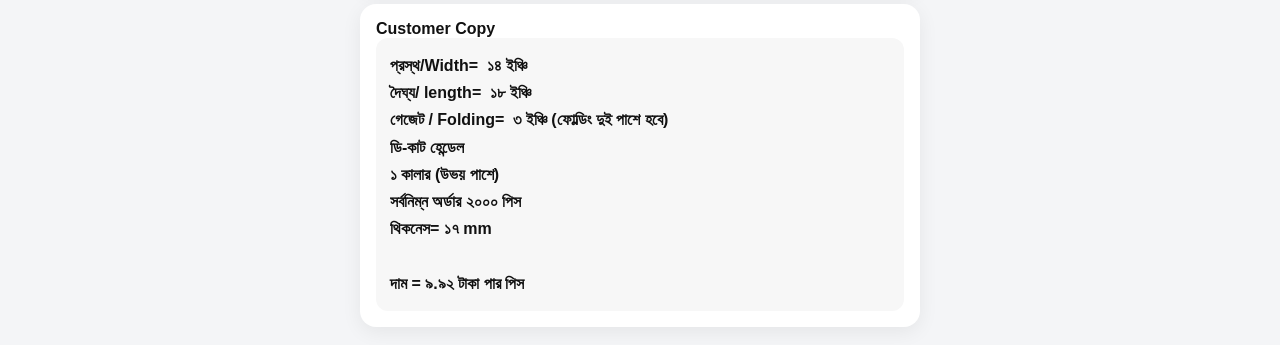
<file: mk-enterprise-calculator/calculator.html>
<!doctype html><html lang="bn"><head><meta charset="utf-8"><meta name="viewport" content="width=device-width,initial-scale=1"><title>M & K Enterprise Calculator</title><style>body{margin:0;font-family:Arial,sans-serif;background:#f4f5f7;color:#111}.app{max-width:560px;margin:auto;padding:18px}.head{background:#d4e6dc;border-radius:18px;padding:20px;text-align:center}.logo{font-size:27px;font-weight:800}.sub{color:#e11;font-size:13px;font-weight:800}.card{background:#fff;border-radius:16px;padding:16px;margin-top:14px;box-shadow:0 5px 20px #0001}.grid{display:grid;grid-template-columns:repeat(3,1fr);gap:8px}.field{min-width:0}.fold-field{grid-column:1/-1}.two-col{display:grid;grid-template-columns:1fr 1fr;gap:8px}label{display:flex;align-items:center;gap:8px;font-weight:700;margin:9px 0 5px}.grid label{font-size:13px;gap:5px;white-space:nowrap}.ico{width:30px;height:30px;display:inline-flex;align-items:center;justify-content:center;border-radius:9px;background:#dff1e8;color:#087f5b;font-size:16px;flex:none}.grid .ico{width:24px;height:24px;font-size:13px;border-radius:7px}input,select,button{width:100%;padding:12px;border:1px solid #ddd;border-radius:10px;font-size:16px;box-sizing:border-box}input{font-family:Arial,sans-serif}input:focus{outline:none;border-color:#13a9e8;box-shadow:0 0 0 3px #13a9e81f;background:#fbfeff}select{position:absolute;opacity:0;pointer-events:none;width:1px;height:1px}.dropdown{position:relative}.drop-trigger{width:100%;min-height:47px;padding:12px 42px 12px 14px;border:1px solid #d8dee4;border-radius:10px;background:#fff;text-align:left;font-size:16px;position:relative}.drop-trigger:after{content:'⌄';position:absolute;right:14px;font-size:21px}.drop-menu{position:absolute;left:0;right:0;top:calc(100% + 6px);background:#fff;border:1px solid #dfe5ea;border-radius:12px;padding:6px;box-shadow:0 12px 28px #0002;z-index:1000;display:none}.dropdown.open .drop-menu{display:block}.drop-option{width:100%;border:0;background:transparent;text-align:left;padding:11px 12px}.drop-option.selected{background:#13a9e8;color:#fff;font-weight:700}.foldrow{display:flex;gap:8px;align-items:center}.foldrow input{flex:1;text-align:center;font-size:18px;font-weight:700}.foldbtn{width:60px;padding:15px 10px;margin:0;font-size:25px;background:#000;color:#fff;border-color:#000;border-radius:15px;font-weight:700}.checkrow{display:flex;align-items:center;gap:10px;margin-top:10px;padding:12px 14px;background:#f7f7f7;border-radius:10px;font-weight:700}.checkrow input{width:20px;height:20px;margin:0}.hint{font-size:12px;color:#777;margin-top:6px}.button{border:0;background:#111;color:#fff;font-weight:700;cursor:pointer;margin-top:12px;box-shadow:0 3px 0 #000}.copy-button{background:#0a9f63;box-shadow:0 3px 0 #087a4d}.price-card{background:linear-gradient(135deg,#fff,#eaf8ff);border:1px solid #b9e6f8;padding:18px}.price-title{font-size:14px;color:#148bb7;font-weight:800}.result{font-size:48px;font-weight:950;margin-top:5px;color:#078fc7}.price-badge{float:right;margin-top:-35px;background:#13a9e8;color:#fff;padding:7px 10px;border-radius:999px;font-size:12px;font-weight:800}.breakdown{display:grid;grid-template-columns:1fr 1fr;gap:8px;margin-top:18px}.cost-row{background:#fff;border:1px solid #e8edf0;border-radius:11px;padding:10px 11px;display:flex;justify-content:space-between}.cost-name{font-size:12px;color:#66727b}.cost-value{font-weight:800;font-size:13px}.copy{white-space:pre-wrap;background:#f7f7f7;border-radius:12px;padding:14px;line-height:1.7;font-weight:700}.toast{position:fixed;left:50%;bottom:28px;transform:translateX(-50%) translateY(20px);background:#087f5b;color:#fff;padding:12px 20px;border-radius:12px;font-weight:700;opacity:0;transition:.25s;z-index:9999}.toast.show{opacity:1;transform:translateX(-50%) translateY(0)}@media(max-width:420px){.app{padding:12px}.grid{gap:6px}.grid label{font-size:11px}.grid input{font-size:14px;padding:9px 5px}.result{font-size:44px}.foldbtn{width:56px;padding:13px 8px;font-size:23px}.foldrow{gap:8px}.foldrow input{padding:14px;font-size:17px}.hint{font-size:10px}.checkrow{font-size:12px;padding:10px 12px}.two-col{gap:6px}}</style></head><body><div class="app"><div class="head"><div class="logo">M & K Enterprise</div><div class="sub">Poly Bag Price Calculator</div></div><div class="card"><div class="grid"><div class="field"><label><span class="ico">↔</span>Width</label><input id="w" type="text" inputmode="decimal" value="14"></div><div class="field"><label><span class="ico">↕</span>Length</label><input id="l" type="text" inputmode="decimal" value="18"></div><div class="field"><label><span class="ico">▱</span>Thickness</label><input id="t" type="text" inputmode="decimal" value="17"></div><div class="field fold-field"><label><span class="ico">⛶</span>Folding</label><div class="foldrow"><button class="foldbtn" id="minusFold" type="button">−</button><input id="fold" type="text" inputmode="decimal" value="3"><button class="foldbtn" id="plusFold" type="button">+</button></div><div class="hint" id="hint">২ পাশে Folding: ৩, ৪, ৫, ৬ inch অথবা নিজের মতো value দিন</div><div class="checkrow"><input id="noFold" type="checkbox"><span>Folding ছাড়া</span></div><div class="checkrow"><input id="sideFoldOn" type="checkbox" checked><span>২ পাশে Folding</span></div><div class="checkrow"><input id="bottomFoldOn" type="checkbox"><span>নিচে Folding</span></div></div></div><label><span class="ico">৳</span>Pound rate (Tk/lb) — editable</label><input id="pound" type="text" inputmode="decimal" value="120"><label><span class="ico">♧</span>Handle</label><select id="handle"><option value="d">ডি-কাট হেন্ডেল</option><option value="t">তোরা হেন্ডেল</option></select><div id="hb" style="display:none"><label>তোরা হেন্ডেল charge (Tk/pc)</label><input id="hc" type="text" inputmode="decimal" value=""></div><label><span class="ico">●</span>Print</label><select id="print"><option value=".60">১ কালার (উভয় পাশে)</option><option value="1">২ কালার (উভয় পাশে)</option></select><label><span class="ico">≋</span>Print charge (Tk/pc) — editable</label><input id="pc" type="text" inputmode="decimal" value=".60"><label><span class="ico">□</span>Block</label><select id="block"><option value="0">কোনো Block নেই</option><option value="1.50">১ কালার Block</option><option value="1">২ কালার Block</option></select><label><span class="ico">◇</span>Block charge (Tk/pc) — editable</label><input id="bc" type="text" inputmode="decimal" value="0"><div class="two-col"><div><label><span class="ico">▥</span>Profit</label><input id="profit" type="text" inputmode="decimal" value="1"></div><div><label><span class="ico">▤</span>Minimum order</label><input id="qty" type="text" inputmode="numeric" value="2000"></div></div><button class="button" id="calcBtn">Calculate Price</button></div><div class="card price-card"><div class="price-title">Selling Price / Piece</div><div class="result" id="price">৳0.00</div><div class="price-badge" id="priceBadge">READY</div><div class="breakdown"><div class="cost-row"><span class="cost-name">Raw Material</span><span class="cost-value" id="rawOut">৳0.00</span></div><div class="cost-row"><span class="cost-name">Print</span><span class="cost-value" id="printOut">৳0.00</span></div><div class="cost-row"><span class="cost-name">Block</span><span class="cost-value" id="blockOut">৳0.00</span></div><div class="cost-row"><span class="cost-name">Handle</span><span class="cost-value" id="handleOut">৳0.00</span></div><div class="cost-row"><span class="cost-name">Profit</span><span class="cost-value" id="profitOut">৳0.00</span></div><div class="cost-row"><span class="cost-name">Pcs / lb</span><span class="cost-value" id="pplOut">0.00</span></div><div class="cost-row" style="grid-column:1/-1;align-items:center;padding:13px 14px"><span class="cost-name">Material need for factory</span><span class="cost-value" id="materialNeedOut" style="font-size:19px;font-weight:900">0.00 lb</span></div></div><button class="button copy-button" id="copyBtn">▣ Copy Customer Text</button></div><div class="card"><b>Customer Copy</b><div id="customer" class="copy"></div></div></div><div id="toast" class="toast">✓ Text copied successfully</div><script>const $=id=>document.getElementById(id),bn=x=>String(x).replace(/\d/g,d=>'০১২৩৪৫৬৭৮৯'[d]),num=v=>{v=String(v??'').replace(/[০-৯]/g,d=>'0123456789'['০১২৩৪৫৬৭৮৯'.indexOf(d)]).replace(/,/g,'').replace(/٫/g,'.').trim();return parseFloat(v)||0},fmt=x=>Number(x||0).toFixed(2);function calc(){let w=num($('w').value),l=num($('l').value),t=num($('t').value),sideF=$('noFold').checked||!$('sideFoldOn').checked?0:num($('fold').value),bottomF=$('noFold').checked||!$('bottomFoldOn').checked?0:num($('fold').value),pound=num($('pound').value);if(w<=0||l<=0||t<=0)return;let ppl=75000/((w+sideF)*(l+bottomF)*t),raw=pound/ppl,pr=num($('pc').value),bl=num($('bc').value),h=$('handle').value==='t'?num($('hc').value):0,profit=num($('profit').value),total=raw+pr+bl+h+profit;$('price').textContent='৳'+fmt(total);$('rawOut').textContent='৳'+fmt(raw);$('printOut').textContent='৳'+fmt(pr);$('blockOut').textContent='৳'+fmt(bl);$('handleOut').textContent='৳'+fmt(h);$('profitOut').textContent='৳'+fmt(profit);$('pplOut').textContent=fmt(ppl);$('materialNeedOut').textContent=fmt(Math.max(0,num($('qty').value))/ppl)+' lb';$('priceBadge').textContent='LIVE';let foldText=$('noFold').checked?'ছাড়া':$('bottomFoldOn').checked?bn(bottomF)+' ইঞ্চি (নিচে ফোল্ডিং হবে)':bn(sideF)+' ইঞ্চি (ফোল্ডিং দুই পাশে হবে)',ht=$('handle').value==='t'?'তোরা হেন্ডেল':'ডি-কাট হেন্ডেল',pt=$('print').value==='.60'?'১ কালার (উভয় পাশে)':'২ কালার (উভয় পাশে)',qty=Math.max(0,num($('qty').value));window.txt=`প্রস্থ/Width=  ${bn(w)} ইঞ্চি\nদৈঘ্য/ length=  ${bn(l)} ইঞ্চি\nগেজেট / Folding=  ${foldText}\n${ht}\n${pt}\nসর্বনিম্ন অর্ডার ${bn(qty)} পিস \nথিকনেস= ${bn(t)} mm\n\nদাম = ${bn(fmt(total))} টাকা পার পিস`;$('customer').textContent=window.txt}function setup(s){let w=document.createElement('div');w.className='dropdown';s.parentNode.insertBefore(w,s);w.appendChild(s);let b=document.createElement('button');b.type='button';b.className='drop-trigger';let m=document.createElement('div');m.className='drop-menu';Array.from(s.options).forEach(o=>{let x=document.createElement('button');x.type='button';x.className='drop-option';x.textContent=o.textContent;x.onclick=()=>{s.value=o.value;s.dispatchEvent(new Event('change'));b.textContent=o.textContent;w.classList.remove('open')};m.appendChild(x)});b.textContent=s.options[s.selectedIndex].textContent;b.onclick=()=>w.classList.toggle('open');w.append(b,m)}document.querySelectorAll('select').forEach(setup);$('minusFold').onclick=()=>{if(!$('noFold').checked){let step=$('bottomFoldOn').checked?0.5:1;$('fold').value=Math.max($('bottomFoldOn').checked?0:0,num($('fold').value)-step);calc()}};$('plusFold').onclick=()=>{if(!$('noFold').checked){let step=$('bottomFoldOn').checked?0.5:1;$('fold').value=Math.min(6,num($('fold').value)+step);calc()}};$('noFold').onchange=()=>{if($('noFold').checked){$('sideFoldOn').checked=false;$('bottomFoldOn').checked=false;$('fold').value='0'}else if(!$('sideFoldOn').checked&&!$('bottomFoldOn').checked){$('sideFoldOn').checked=true;$('fold').value='3'}syncFolding();calc()};function syncFolding(){$('sideFoldOn').disabled=false;$('bottomFoldOn').disabled=false;$('fold').disabled=$('noFold').checked;$('minusFold').disabled=$('noFold').checked;$('plusFold').disabled=$('noFold').checked;$('hint').textContent=$('bottomFoldOn').checked?'নিচে Folding: ১.৫, ২, ২.৫ inch অথবা নিজের মতো value দিন':'২ পাশে Folding: ৩, ৪, ৫, ৬ inch অথবা নিজের মতো value দিন';}$('sideFoldOn').onchange=()=>{if($('sideFoldOn').checked){$('bottomFoldOn').checked=false;$('noFold').checked=false;$('fold').value='3'}else if(!$('bottomFoldOn').checked){$('noFold').checked=true}$('hint').textContent='২ পাশে Folding: ৩, ৪, ৫, ৬ inch অথবা নিজের মতো value দিন';syncFolding();calc()};$('bottomFoldOn').onchange=()=>{if($('bottomFoldOn').checked){$('sideFoldOn').checked=false;$('noFold').checked=false;$('fold').value='1.5'}else if(!$('sideFoldOn').checked){$('noFold').checked=true}$('hint').textContent='নিচে Folding: ১.৫, ২, ২.৫ inch অথবা নিজের মতো value দিন';syncFolding();calc()};$('handle').onchange=()=>{if($('handle').value==='t')$('hc').value='';$('hb').style.display=$('handle').value==='t'?'block':'none';calc()};$('print').onchange=()=>{$('pc').value=$('print').value;$('qty').value=$('print').value==='.60'?'2000':'3000';calc()};$('block').onchange=()=>{$('bc').value=$('block').value;calc()};$('calcBtn').onclick=calc;$('copyBtn').onclick=async()=>{calc();try{await navigator.clipboard.writeText(window.txt);$('toast').classList.add('show');setTimeout(()=>$('toast').classList.remove('show'),1800)}catch(e){}};['w','l','t','fold','pound','hc','pc','bc','profit','qty'].forEach(id=>$(id).addEventListener('input',calc));syncFolding();calc();</script></body></html>
</file>
